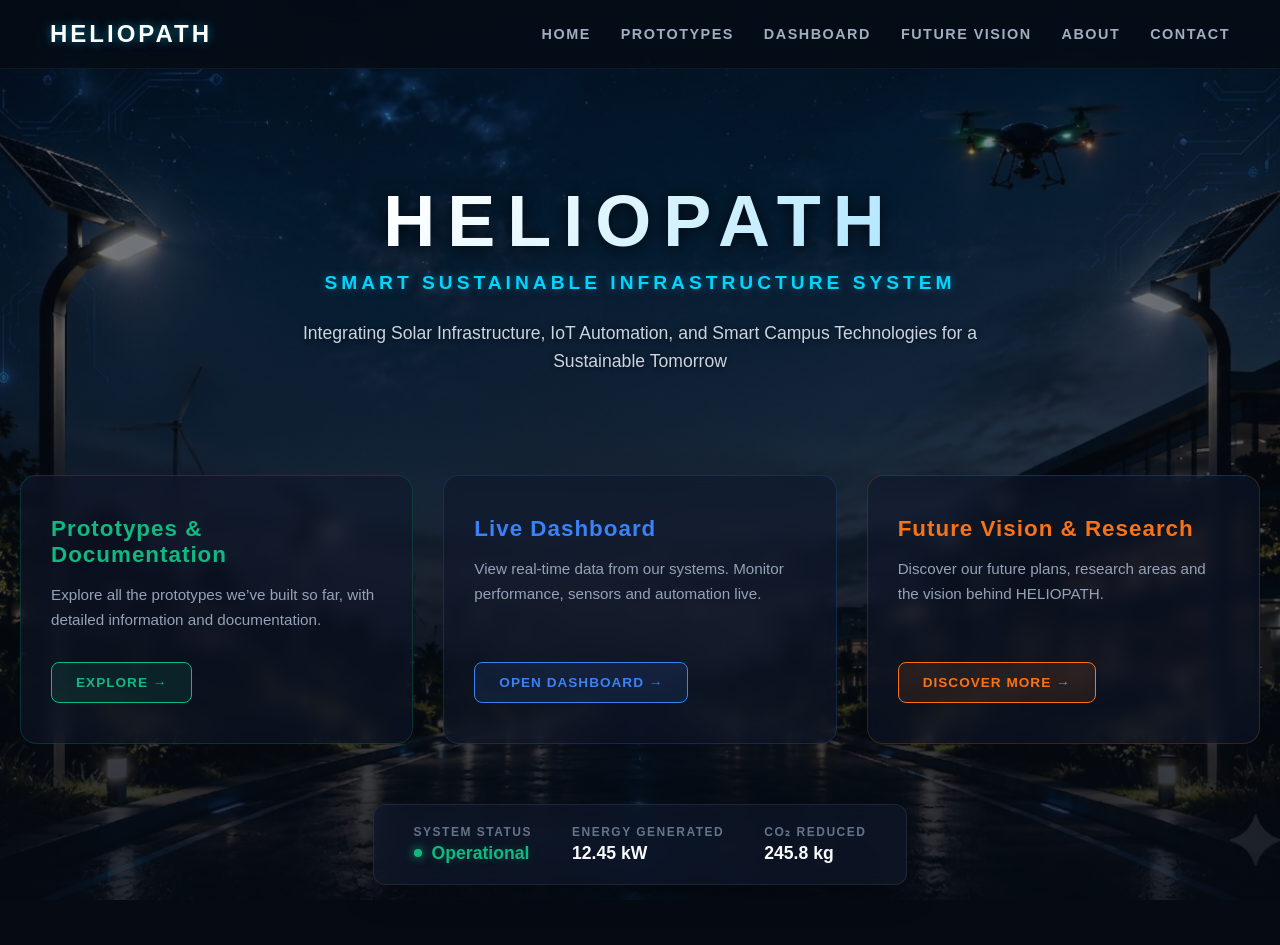
<file: index.html>
<!DOCTYPE html>
<html lang="en">
<head>
    <meta charset="UTF-8">
    <meta name="google-site-verification" content="X9d1q9_7QhM9Sa29Et1VEQ3z4ExlHxIMNEP_fhi6AyE" />

    <title>HELIOPATH - Smart Sustainable Infrastructure System</title>
</head>
<link rel="stylesheet" href="style.css">
<body>

    <nav class="navbar">
        <a href="#" class="nav-logo">HELIOPATH</a>
        
        <input type="checkbox" id="menu-check" class="menu-checkbox">
        
        <label for="menu-check" class="menu-toggle">
            <span></span>
            <span></span>
            <span></span>
        </label>

        <ul class="nav-links">
            <li><a href="#">HOME</a></li>
            <li><a href="prototypes.html">PROTOTYPES</a></li>
            <li><a href="dashboard.html">DASHBOARD</a></li>
            <li><a href="future.html">FUTURE VISION</a></li>
            <li><a href="about.html">ABOUT</a></li>
            <li><a href="#">CONTACT</a></li>
        </ul>
    </nav>

    <div class="container">
        
        <header class="hero">
            <h1>HELIOPATH</h1>
            <div class="subtitle">Smart Sustainable Infrastructure System</div>
            <p class="tagline">Integrating Solar Infrastructure, IoT Automation, and Smart Campus Technologies for a Sustainable Tomorrow</p>
        </header>

        <main class="grid-panels">
            <section class="card green-panel">
                <div>
                    <h2>Prototypes & Documentation</h2>
                    <p>Explore all the prototypes we’ve built so far, with detailed information and documentation.</p>
                </div>
                <a href="prototypes.html" class="btn">Explore &rarr;</a>
            </section>

            <section class="card blue-panel">
                <div>
                    <h2>Live Dashboard</h2>
                    <p>View real-time data from our systems. Monitor performance, sensors and automation live.</p>
                </div>
                <a href="dashboard.html" class="btn">Open Dashboard &rarr;</a>
            </section>

            <section class="card orange-panel">
                <div>
                    <h2>Future Vision & Research</h2>
                    <p>Discover our future plans, research areas and the vision behind HELIOPATH.</p>
                </div>
                <a href="future.html" class="btn">Discover More &rarr;</a>
            </section>
        </main>

        <footer class="status-container">
            <div class="status-panel">
                <div class="status-item">
                    <span class="status-label">System Status</span>
                    <span class="status-value operational">Operational</span>
                </div>
                <div class="status-item">
                    <span class="status-label">Energy Generated</span>
                    <span class="status-value">12.45 kW</span>
                </div>
                <div class="status-item">
                    <span class="status-label">CO₂ Reduced</span>
                    <span class="status-value">245.8 kg</span>
                </div>
            </div>
        </footer>

    </div>
<script type="text/javascript">
  (function(d, t) {
      var v = d.createElement(t), s = d.getElementsByTagName(t)[0];
      v.onload = function() {
        window.voiceflow.chat.load({
          verify: { projectID: '6a0c10b444f40a1cbf308da7' },
          url: 'https://general-runtime.voiceflow.com',
          voice: {
            url: "https://runtime-api.voiceflow.com"
          },
          // Custom CSS & Layout Injection Layer
          assistant: {
            stylesheet: `
              /* 1. Main Chat Window Panel Background */
              .vfrc-widget {
                background: rgba(15, 23, 42, 0.9) !important;
                backdrop-filter: blur(12px) !important;
                -webkit-backdrop-filter: blur(12px) !important;
                border: 2px solid rgba(255, 255, 255, 0.05) !important;
                box-shadow: 0 20px 40px rgba(0, 0, 0, 0.5) !important;
              }

              /* 2. Chat Header Strip */
              .vfrc-header {
                background: rgba(6, 11, 19, 0.8) !important;
                border-bottom: 1px solid rgba(255, 255, 255, 0.05) !important;
              }

              /* 3. Floating Action Launcher Button (Orange Glow) */
              .vfrc-launcher {
                background-color: #060b13 !important;
                border: 1px solid #f97316 !important;
                box-shadow: 0 0 15px rgba(249, 115, 22, 0.4) !important;
                transition: all 0.3s ease !important;
              }
              .vfrc-launcher:hover {
                transform: scale(1.08) !important;
                box-shadow: 0 0 25px rgba(249, 115, 22, 0.7) !important;
              }

              /* 4. Navigation Chips & Interaction Buttons */
              .vfrc-button {
                background: rgba(249, 115, 22, 0.05) !important;
                border: 1px solid #f97316 !important;
                color: #f97316 !important;
                font-weight: 600 !important;
                transition: all 0.2s ease !important;
              }
              .vfrc-button:hover {
                background: #f97316 !important;
                color: #060b13 !important;
                box-shadow: 0 0 12px rgba(249, 115, 22, 0.4) !important;
              }

              /* 5. User Message Input Area */
              .vfrc-footer {
                background: rgba(6, 11, 19, 0.8) !important;
                border-top: 1px solid rgba(255, 255, 255, 0.05) !important;
              }
              .vfrc-prompt {
                background: rgba(15, 23, 42, 0.6) !important;
                border: 1px solid rgba(255, 255, 255, 0.08) !important;
                color: #ffffff !important;
              }
              .vfrc-prompt:focus {
                border-color: #f97316 !important;
              }
            `
          }
        });
      }
      v.src = "https://cdn.voiceflow.com/widget-next/bundle.mjs"; v.type = "text/javascript"; s.parentNode.insertBefore(v, s);
  })(document, 'script');
</script>
</body>
</html>
</file>
<file: style.css>
/* --- Reset & Base Styles --- */
        * {
            margin: 0;
            padding: 0;
            box-sizing: border-box;
            font-family: 'Segoe UI', Tahoma, Geneva, Verdana, sans-serif;
        }

        body {
            background: #060b13;
            color: #ffffff;
            min-height: 100vh;
            overflow-x: hidden;
            background-image: linear-gradient(to bottom, rgba(6, 11, 19, 0.4), rgba(6, 11, 19, 0.85)), url('gemini.png');
            background-size: cover;
            background-position: center;
            background-attachment: fixed;
            background-repeat: no-repeat;
        }

        /* --- Navigation Bar --- */
        .navbar {
            position: fixed;
            top: 0;
            left: 0;
            width: 100%;
            display: flex;
            justify-content: space-between;
            align-items: center;
            padding: 20px 50px;
            background: rgba(6, 11, 19, 0.75);
            backdrop-filter: blur(12px);
            -webkit-backdrop-filter: blur(12px);
            border-bottom: 1px solid rgba(255, 255, 255, 0.05);
            z-index: 1000;
        }

        .nav-logo {
            font-size: 1.5rem;
            font-weight: 800;
            letter-spacing: 3px;
            color: #ffffff;
            text-shadow: 0 0 10px rgba(0, 212, 255, 0.5);
            text-decoration: none;
        }

        .nav-links {
            display: flex;
            list-style: none;
            gap: 30px;
        }

        .nav-links a {
            text-decoration: none;
            color: #a0aec0;
            font-size: 0.9rem;
            font-weight: 600;
            letter-spacing: 1.5px;
            transition: all 0.3s ease;
            position: relative;
            padding: 5px 0;
        }

        .nav-links a:hover {
            color: #ffffff;
            text-shadow: 0 0 8px rgba(0, 212, 255, 0.8);
        }

        .nav-links a::after {
            content: '';
            position: absolute;
            bottom: 0;
            left: 0;
            width: 0;
            height: 2px;
            background: #00d4ff;
            box-shadow: 0 0 8px #00d4ff;
            transition: width 0.3s ease;
        }

        .nav-links a:hover::after {
            width: 100%;
        }

        /* --- Mobile Toggle (Hidden by default) --- */
        .menu-checkbox {
            display: none;
        }

        .menu-toggle {
            display: none;
            flex-direction: column;
            gap: 6px;
            cursor: pointer;
            z-index: 1010;
            padding: 5px;
        }

        .menu-toggle span {
            display: block;
            width: 30px;
            height: 30px;
            height: 3px;
            background: #ffffff;
            border-radius: 2px;
            transition: transform 0.3s ease, opacity 0.3s ease, background-color 0.3s ease;
            box-shadow: 0 0 8px rgba(0, 212, 255, 0.3);
        }

        /* --- Main Layout Wrapper --- */
        .container {
            max-width: 1300px;
            margin: 0 auto;
            padding: 140px 20px 60px 20px;
            display: flex;
            flex-direction: column;
            min-height: 100vh;
        }

        /* --- Hero Section --- */
        .hero {
            text-align: center;
            margin-bottom: 60px;
            padding: 40px 0;
        }

        .hero h1 {
            font-size: 4.5rem;
            font-weight: 900;
            letter-spacing: 12px;
            background: linear-gradient(135deg, #ffffff 30%, #7cd6ff 100%);
            -webkit-background-clip: text;
            -webkit-text-fill-color: transparent;
            margin-bottom: 10px;
            filter: drop-shadow(0 2px 8px rgba(0, 0, 0, 0.7));
        }

        .hero .subtitle {
            font-size: 1.2rem;
            font-weight: 600;
            letter-spacing: 4px;
            color: #00d4ff;
            text-transform: uppercase;
            margin-bottom: 25px;
            text-shadow: 0 0 10px rgba(0, 212, 255, 0.4);
        }

        .hero .tagline {
            font-size: 1.1rem;
            max-width: 750px;
            margin: 0 auto;
            color: #cbd5e1;
            line-height: 1.6;
            font-weight: 400;
            text-shadow: 0 1px 4px rgba(0, 0, 0, 0.5);
        }

        /* --- Main Grid Panels --- */
        .grid-panels {
            display: grid;
            grid-template-columns: repeat(auto-fit, minmax(300px, 1fr));
            gap: 30px;
            margin-bottom: 60px;
        }

        .card {
            background: rgba(15, 23, 42, 0.55);
            backdrop-filter: blur(8px);
            -webkit-backdrop-filter: blur(8px);
            border-radius: 16px;
            padding: 40px 30px;
            display: flex;
            flex-direction: column;
            justify-content: space-between;
            transition: transform 0.4s cubic-bezier(0.175, 0.885, 0.32, 1.275), box-shadow 0.4s ease, border-color 0.4s ease;
            position: relative;
            overflow: hidden;
        }

        .card h2 {
            font-size: 1.4rem;
            margin-bottom: 15px;
            letter-spacing: 1px;
        }

        .card p {
            color: #94a3b8;
            font-size: 0.95rem;
            line-height: 1.6;
            margin-bottom: 30px;
        }

        .card .btn {
            align-self: flex-start;
            padding: 12px 24px;
            border-radius: 8px;
            text-decoration: none;
            font-size: 0.85rem;
            font-weight: 700;
            letter-spacing: 1px;
            text-transform: uppercase;
            transition: all 0.3s ease;
        }

        /* Panels Variants */
        .card.green-panel { border: 1px solid rgba(16, 185, 129, 0.2); }
        .card.green-panel h2 { color: #10b981; }
        .card.green-panel .btn { background: rgba(16, 185, 129, 0.1); border: 1px solid #10b981; color: #10b981; }
        .card.green-panel:hover { transform: translateY(-8px); border-color: rgba(16, 185, 129, 0.6); box-shadow: 0 10px 30px rgba(16, 185, 129, 0.15); }
        .card.green-panel .btn:hover { background: #10b981; color: #060b13; box-shadow: 0 0 15px rgba(16, 185, 129, 0.5); }

        .card.blue-panel { border: 1px solid rgba(59, 130, 246, 0.2); }
        .card.blue-panel h2 { color: #3b82f6; }
        .card.blue-panel .btn { background: rgba(59, 130, 246, 0.1); border: 1px solid #3b82f6; color: #3b82f6; }
        .card.blue-panel:hover { transform: translateY(-8px); border-color: rgba(59, 130, 246, 0.6); box-shadow: 0 10px 30px rgba(59, 130, 246, 0.15); }
        .card.blue-panel .btn:hover { background: #3b82f6; color: #060b13; box-shadow: 0 0 15px rgba(59, 130, 246, 0.5); }

        .card.orange-panel { border: 1px solid rgba(249, 115, 22, 0.2); }
        .card.orange-panel h2 { color: #f97316; }
        .card.orange-panel .btn { background: rgba(249, 115, 22, 0.1); border: 1px solid #f97316; color: #f97316; }
        .card.orange-panel:hover { transform: translateY(-8px); border-color: rgba(249, 115, 22, 0.6); box-shadow: 0 10px 30px rgba(249, 115, 22, 0.15); }
        .card.orange-panel .btn:hover { background: #f97316; color: #060b13; box-shadow: 0 0 15px rgba(249, 115, 22, 0.5); }

        /* --- System Status Panel --- */
        .status-container {
            display: flex;
            justify-content: center;
            margin-top: auto;
        }

        .status-panel {
            background: rgba(15, 23, 42, 0.7);
            backdrop-filter: blur(10px);
            -webkit-backdrop-filter: blur(10px);
            border: 1px solid rgba(255, 255, 255, 0.08);
            border-radius: 12px;
            padding: 20px 40px;
            display: flex;
            align-items: center;
            gap: 40px;
            flex-wrap: wrap;
            box-shadow: 0 8px 32px rgba(0, 0, 0, 0.4);
        }

        .status-item { display: flex; flex-direction: column; gap: 4px; }
        .status-label { font-size: 0.75rem; color: #64748b; text-transform: uppercase; letter-spacing: 1.5px; font-weight: 700; }
        .status-value { font-size: 1.1rem; font-weight: 700; color: #f8fafc; }

        .status-value.operational { color: #10b981; display: flex; align-items: center; gap: 10px; text-shadow: 0 0 10px rgba(16, 185, 129, 0.3); }
        .status-value.operational::before {
            content: ''; width: 8px; height: 8px; background-color: #10b981; border-radius: 50%; display: inline-block;
            box-shadow: 0 0 10px #10b981; animation: pulse 2s infinite;
        }

        @keyframes pulse {
            0% { transform: scale(0.95); box-shadow: 0 0 0 0 rgba(16, 185, 129, 0.7); }
            70% { transform: scale(1); box-shadow: 0 0 0 6px rgba(16, 185, 129, 0); }
            100% { transform: scale(0.95); box-shadow: 0 0 0 0 rgba(16, 185, 129, 0); }
        }

        /* --- Responsive Design Media Query --- */
        @media (max-width: 768px) {
            .navbar {
                padding: 20px 30px;
            }

            /* Display Toggle Button */
            .menu-toggle {
                display: flex;
            }

            /* Convert Nav Links into Dropdown overlay drawer */
            .nav-links {
                position: fixed;
                top: 0;
                right: -100%; /* Hidden off-screen right */
                width: 75%;
                max-width: 300px;
                height: 100vh;
                background: rgba(6, 11, 19, 0.95);
                backdrop-filter: blur(20px);
                -webkit-backdrop-filter: blur(20px);
                border-left: 1px solid rgba(255, 255, 255, 0.1);
                flex-direction: column;
                justify-content: center;
                align-items: center;
                gap: 40px;
                transition: right 0.4s cubic-bezier(0.16, 1, 0.3, 1);
                z-index: 1005;
            }

            .nav-links a {
                font-size: 1.2rem;
                letter-spacing: 2px;
            }

            /* Toggle Functionality (Pure CSS) */
            .menu-checkbox:checked ~ .nav-links {
                right: 0; /* Slide drawer in */
            }

            /* Hamburger to 'X' shape morphing */
            .menu-checkbox:checked ~ .menu-toggle span:nth-child(1) {
                transform: translateY(9px) rotate(45deg);
                background-color: #00d4ff;
            }

            .menu-checkbox:checked ~ .menu-toggle span:nth-child(2) {
                opacity: 0;
            }

            .menu-checkbox:checked ~ .menu-toggle span:nth-child(3) {
                transform: translateY(-9px) rotate(-45deg);
                background-color: #00d4ff;
            }

            /* Structure Scale Down for Small Screens */
            .hero h1 { font-size: 2.5rem; letter-spacing: 6px; }
            .hero .subtitle { font-size: 1rem; }
            .grid-panels { gap: 20px; }
            .status-panel { gap: 25px; padding: 20px; flex-direction: column; text-align: center; width: 100%; }
            .status-value.operational { justify-content: center; }
        }
</file>
